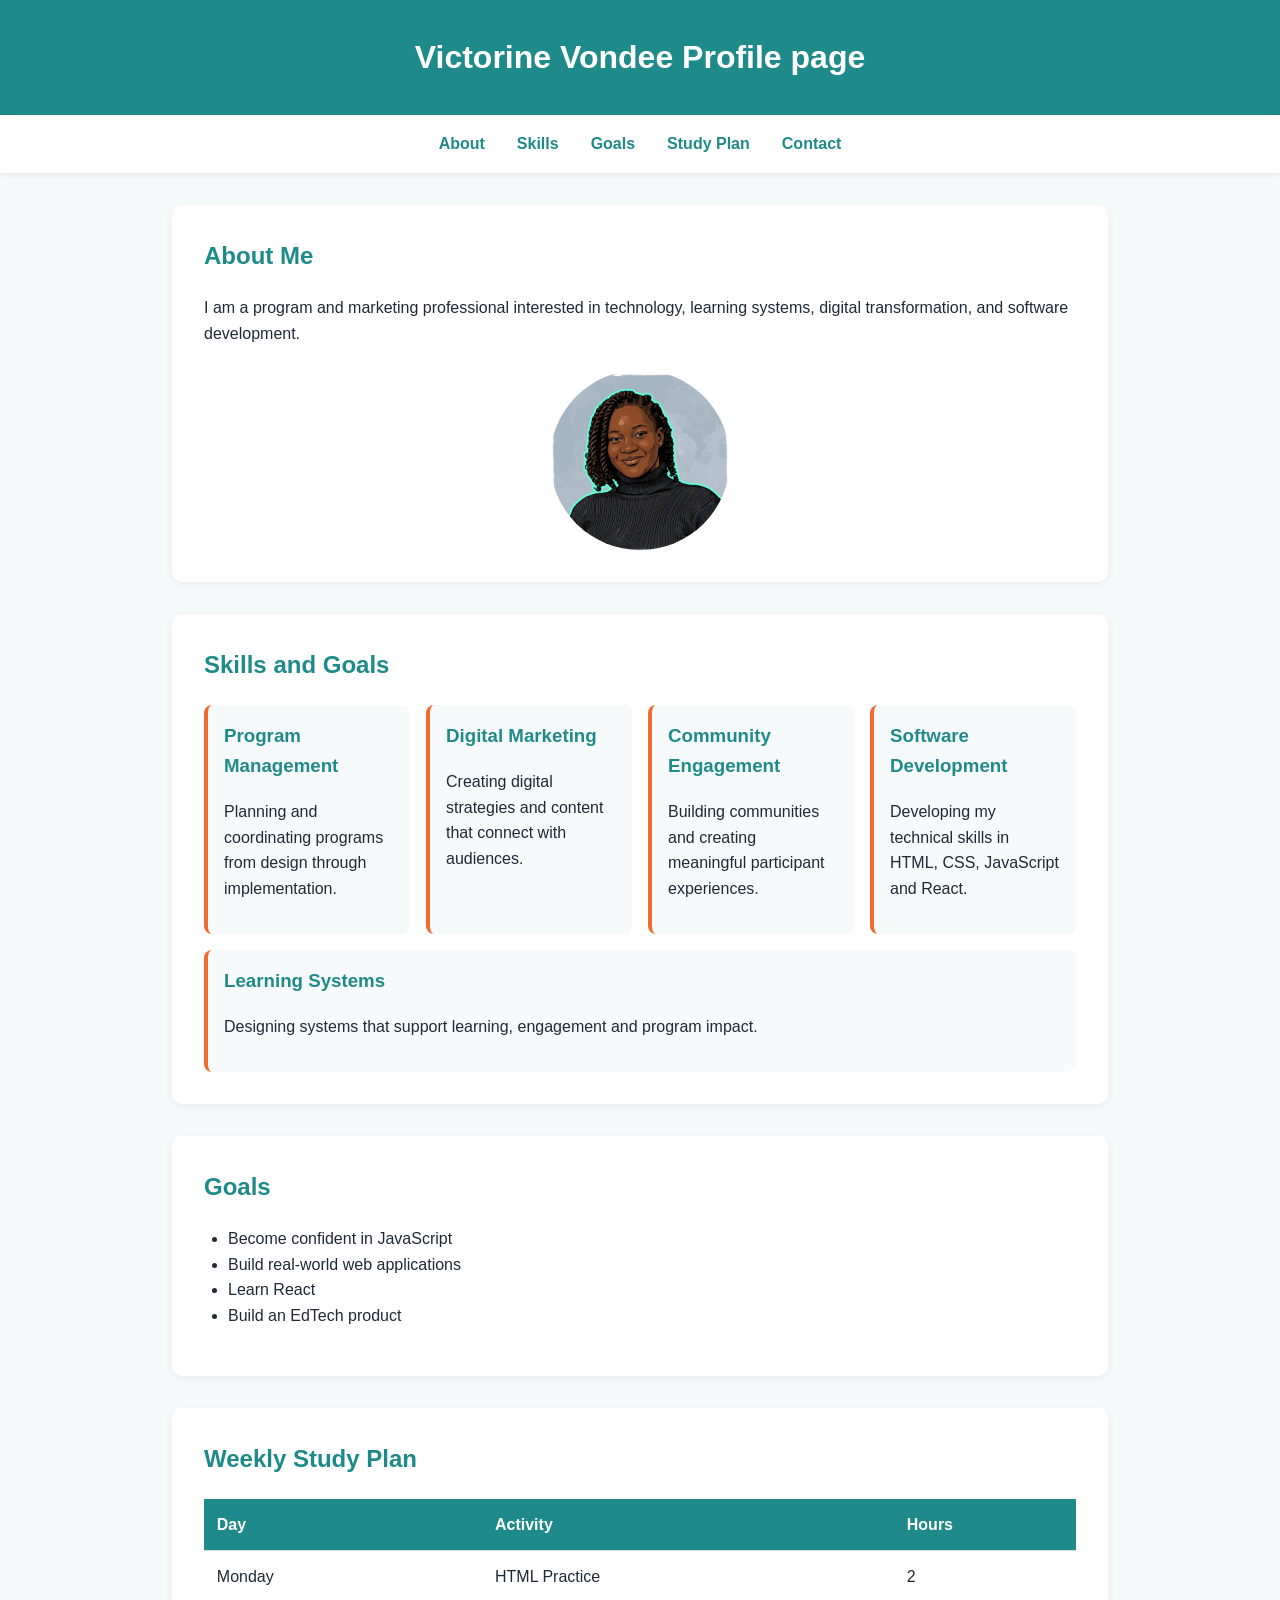
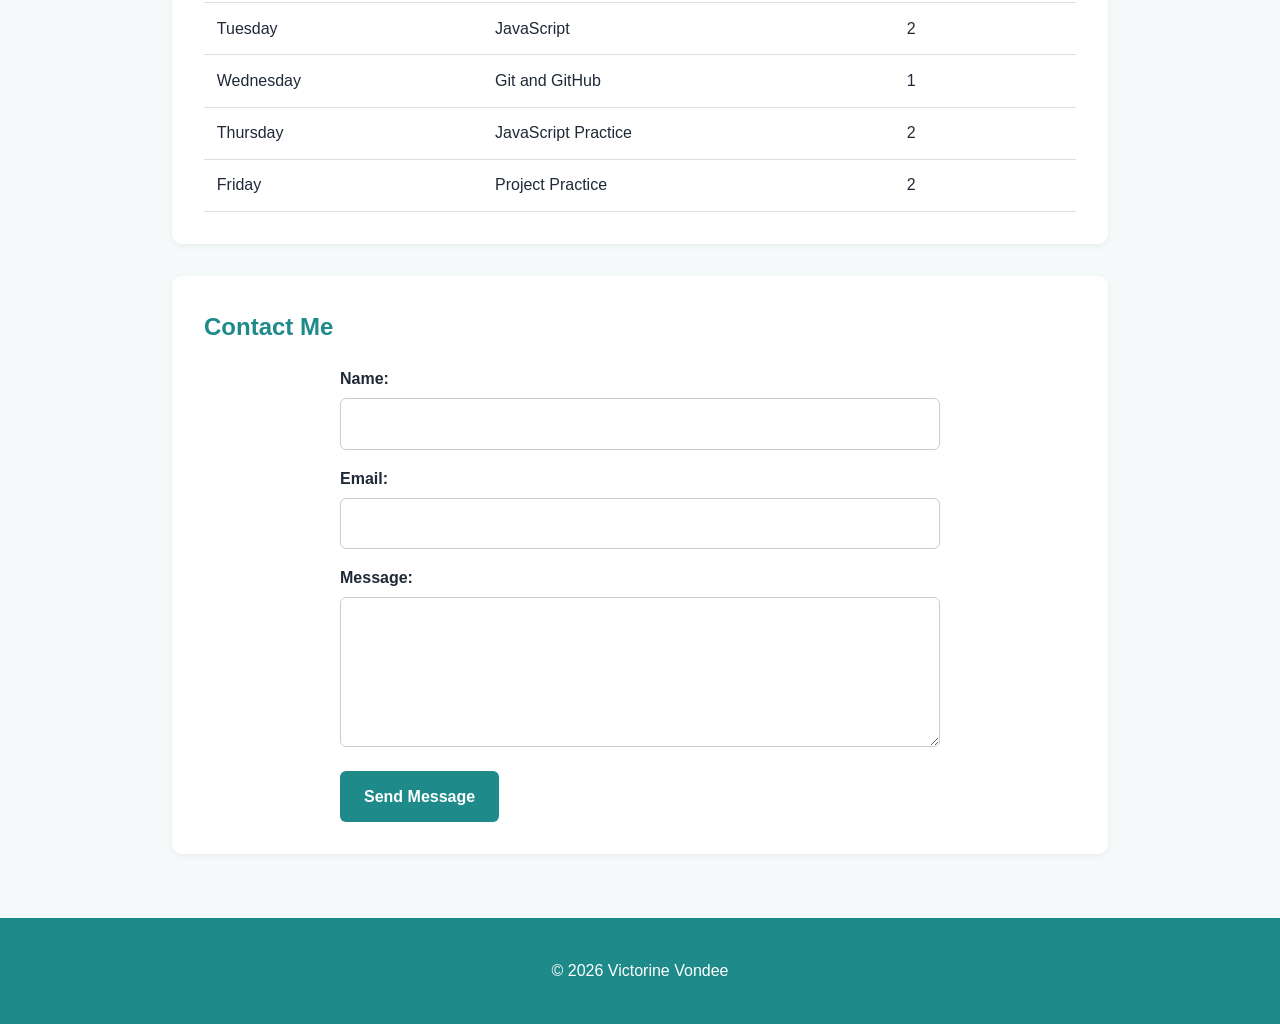
<file: profile-page/index.html>
<!DOCTYPE html>
<html lang="en">
<head>
	<meta charset="UTF-8">
	<meta name="viewport" content="width=device-width, initial-scale=1.0">
	<title>Victorine Vondee</title>
    <link rel="stylesheet" href="style.css">
</head>

<body>
<header>
	<h1>Victorine Vondee Profile page</h1>
</header>
<nav>
    <ul>
        <li><a href="#about">About</a></li>
        <li><a href="#skills">Skills</a></li>
        <li><a href="#goals">Goals</a></li>
        <li><a href="#study-plan">Study Plan</a></li>
        <li><a href="#contact">Contact</a></li>
    </ul>
</nav>
<main>
<section id="about">
    <h2>About Me</h2>

    <p>
        I am a program and marketing professional interested in technology,
        learning systems, digital transformation, and software development.
    </p>
    <img src="Images/victorinevondee.png" alt="Victorine Vondee smiling for a profile photo">

</section>

    <section id="skills">
    <h2>Skills and Goals</h2>

    <div class="skills-container">
        <div class="skill-card">
            <h3>Program Management</h3>
            <p>Planning and coordinating programs from design through implementation.</p>
        </div>

        <div class="skill-card">
            <h3>Digital Marketing</h3>
            <p>Creating digital strategies and content that connect with audiences.</p>
        </div>

        <div class="skill-card">
            <h3>Community Engagement</h3>
            <p>Building communities and creating meaningful participant experiences.</p>
        </div>

        <div class="skill-card">
            <h3>Software Development</h3>
            <p>Developing my technical skills in HTML, CSS, JavaScript and React.</p>
        </div>

        <div class="skill-card">
            <h3>Learning Systems</h3>
            <p>Designing systems that support learning, engagement and program impact.</p>
        </div>
    </div>
</section>

<section id="goals">
    <h2>Goals</h2>
    <ul>
        <li>Become confident in JavaScript</li>
        <li>Build real-world web applications</li>
        <li>Learn React</li>
        <li>Build an EdTech product</li>
    </ul>
</section>

<section id="study-plan">
    <h2>Weekly Study Plan</h2>

    <table>
        <thead>
            <tr>
                <th>Day</th>
                <th>Activity</th>
                <th>Hours</th>
            </tr>
        </thead>

        <tbody>
            <tr>
                <td>Monday</td>
                <td>HTML Practice</td>
                <td>2</td>
            </tr>

            <tr>
                <td>Tuesday</td>
                <td>JavaScript</td>
                <td>2</td>
            </tr>

            <tr>
                <td>Wednesday</td>
                <td>Git and GitHub</td>
                <td>1</td>
            </tr>

            <tr>
                <td>Thursday</td>
                <td>JavaScript Practice</td>
                <td>2</td>
            </tr>

            <tr>
                <td>Friday</td>
                <td>Project Practice</td>
                <td>2</td>
            </tr>
        </tbody>
    </table>
</section>
<section id="contact">
    <h2>Contact Me</h2>

    <form>
     <label for="name">Name:</label>
<input type="text" id="name" name="name">   

<label for="email">Email:</label>
<input type="email" id="email" name="email">

<label for="message">Message:</label>
<textarea id="message" name="message"></textarea>

 <button type="submit">Send Message</button>

    </form>
</section>

</main>
<footer>
    <p>&copy; 2026 Victorine Vondee</p>
</footer>
</body>
</html>
</file>
<file: profile-page/style.css>
/* ===== General Styles ===== */

* {
    box-sizing: border-box;
}

html {
    scroll-behavior: smooth;
}

body {
    margin: 0;
    font-family: Arial, sans-serif;
    background-color: #f7fafa;
    color: #1f2937;
    line-height: 1.6;
}

/* ===== Header ===== */

header {
    background-color: #1f8a8a;
    color: white;
    text-align: center;
    padding: 2rem 1rem;
}

header h1 {
    margin: 0;
    font-size: 2rem;
}

/* ===== Navigation ===== */

nav {
    background-color: white;
    padding: 1rem 2rem;
    box-shadow: 0 2px 6px rgba(0, 0, 0, 0.08);
}

nav ul {
    display: flex;
    justify-content: center;
    align-items: center;
    gap: 2rem;
    list-style: none;
    margin: 0;
    padding: 0;
}

nav a {
    color: #1f8a8a;
    text-decoration: none;
    font-weight: bold;
}

nav a:hover {
    color: #f26a2e;
}

/* ===== Main Content ===== */

main {
    max-width: 1000px;
    margin: 0 auto;
    padding: 2rem;
}

section {
    background-color: white;
    margin-bottom: 2rem;
    padding: 2rem;
    border-radius: 10px;
    box-shadow: 0 2px 8px rgba(0, 0, 0, 0.06);
}

h2 {
    color: #1f8a8a;
    margin-top: 0;
}

/* ===== About Section ===== */

#about img {
    display: block;
    width: 180px;
    max-width: 100%;
    margin: 1.5rem auto 0;
    border-radius: 50%;
}

/* ===== Skills Cards ===== */

.skills-container {
    display: flex;
    flex-wrap: wrap;
    gap: 1rem;
}

.skill-card {
    flex: 1 1 180px;
    background-color: #f7fafa;
    border-left: 4px solid #f26a2e;
    padding: 1rem;
    border-radius: 8px;
}

.skill-card h3 {
    margin-top: 0;
    color: #1f8a8a;
}

/* ===== Goals ===== */

#goals ul {
    padding-left: 1.5rem;
}

/* ===== Study Plan ===== */

table {
    width: 100%;
    border-collapse: collapse;
}

th,
td {
    padding: 0.8rem;
    text-align: left;
    border-bottom: 1px solid #ddd;
}

th {
    background-color: #1f8a8a;
    color: white;
}

/* ===== Contact Form ===== */

form {
    max-width: 600px;
    margin: 0 auto;
}

form label {
    display: block;
    margin-bottom: 0.4rem;
    font-weight: bold;
}

form input,
form textarea {
    width: 100%;
    padding: 0.75rem;
    margin-bottom: 1rem;
    border: 1px solid #ccc;
    border-radius: 6px;
    font: inherit;
}

form textarea {
    min-height: 150px;
    resize: vertical;
}

form input:focus,
form textarea:focus {
    outline: 2px solid #1f8a8a;
    border-color: #1f8a8a;
}

button {
    background-color: #1f8a8a;
    color: white;
    border: none;
    padding: 0.8rem 1.5rem;
    border-radius: 6px;
    font: inherit;
    font-weight: bold;
    cursor: pointer;
}

button:hover {
    background-color: #f26a2e;
}

/* ===== Footer ===== */

footer {
    background-color: #1f8a8a;
    color: white;
    text-align: center;
    padding: 1.5rem;
}

/* ===== Responsive Design ===== */

@media (max-width: 600px) {

    header h1 {
        font-size: 1.5rem;
    }

    nav ul {
        flex-direction: column;
        gap: 0.75rem;
    }

    main {
        padding: 1rem;
    }

    section {
        padding: 1.25rem;
    }

    .skills-container {
        flex-direction: column;
    }

    table {
        font-size: 0.9rem;
    }

    th,
    td {
        padding: 0.6rem;
    }

    button {
        width: 100%;
    }
}
</file>
